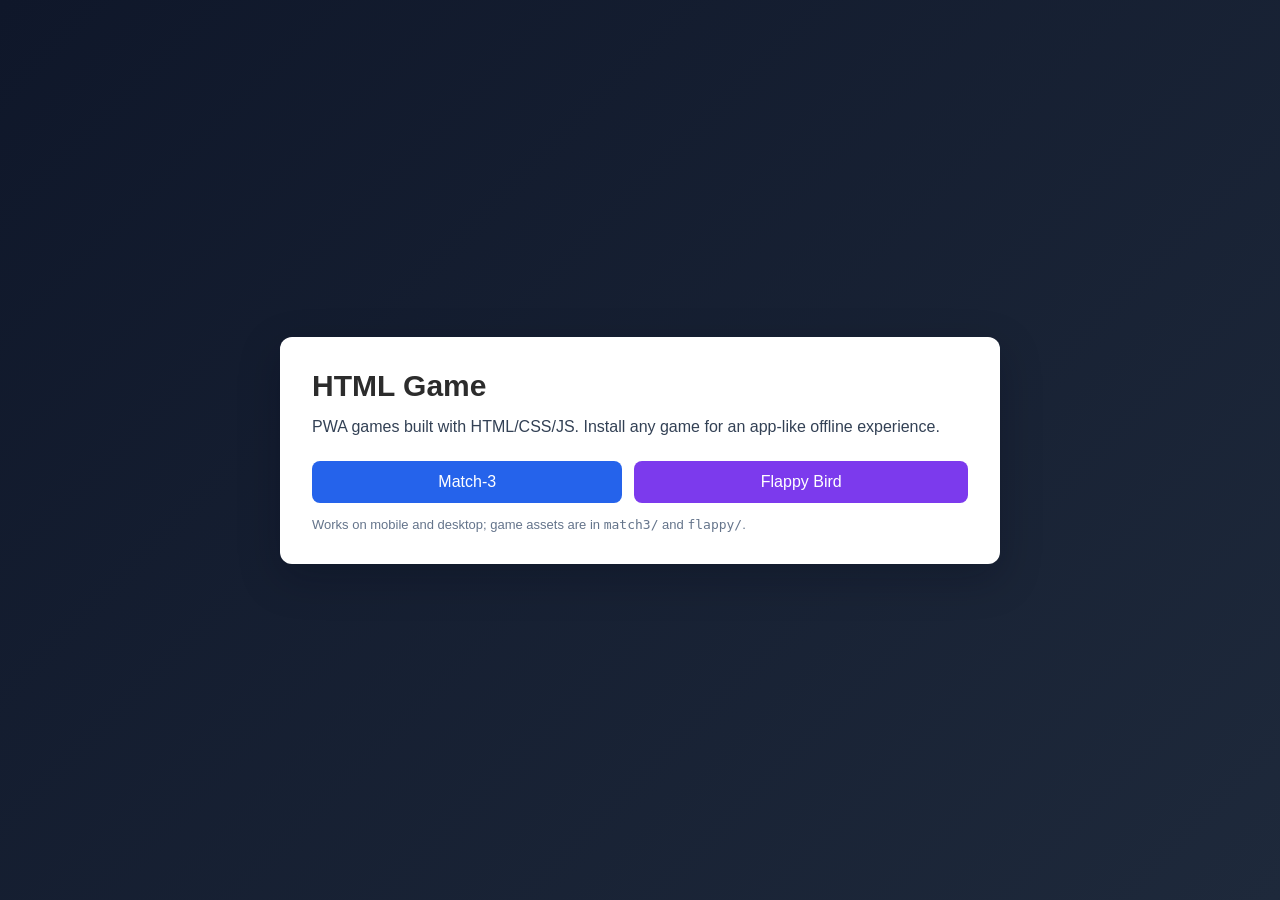
<file: index.html>
<!doctype html>
<html lang="en">
  <head>
    <meta charset="UTF-8" />
    <meta name="viewport" content="width=device-width, initial-scale=1.0" />
    <title>HTML Game</title>
    <style>
      :root {
        font-family: Arial, Helvetica, sans-serif;
        color: #2c2c2c;
        background: linear-gradient(135deg, #0f172a, #1e293b);
      }
      body {
        margin: 0;
        min-height: 100vh;
        display: grid;
        place-items: center;
      }
      .shell {
        width: min(720px, calc(100vw - 32px));
        background: #ffffff;
        border-radius: 12px;
        padding: 32px;
        box-sizing: border-box;
        box-shadow: 0 14px 40px rgba(2, 6, 23, 0.25);
      }
      h1 {
        margin: 0 0 12px;
        font-size: 30px;
      }
      p {
        margin: 0 0 22px;
        color: #334155;
        line-height: 1.5;
      }
      a {
        display: inline-block;
        text-decoration: none;
        background: #2563eb;
        color: #fff;
        padding: 12px 18px;
        border-radius: 8px;
      }
      a:hover {
        background: #1d4ed8;
      }
      .small {
        margin-top: 14px;
        font-size: 13px;
        color: #64748b;
      }
      .game-links {
        display: flex;
        gap: 12px;
        flex-wrap: wrap;
      }
      .game-links a {
        flex: 1 1 auto;
        text-align: center;
      }
      .game-links a.secondary {
        background: #7c3aed;
      }
      .game-links a.secondary:hover {
        background: #6d28d9;
      }
    </style>
  </head>
  <body>
    <main class="shell">
      <h1>HTML Game</h1>
      <p>PWA games built with HTML/CSS/JS. Install any game for an app-like offline experience.</p>
      <div class="game-links">
        <a href="./match3/">Match-3</a>
        <a href="./flappy/" class="secondary">Flappy Bird</a>
      </div>
      <div class="small">Works on mobile and desktop; game assets are in <code>match3/</code> and <code>flappy/</code>.</div>
    </main>
  </body>
</html>
</file>
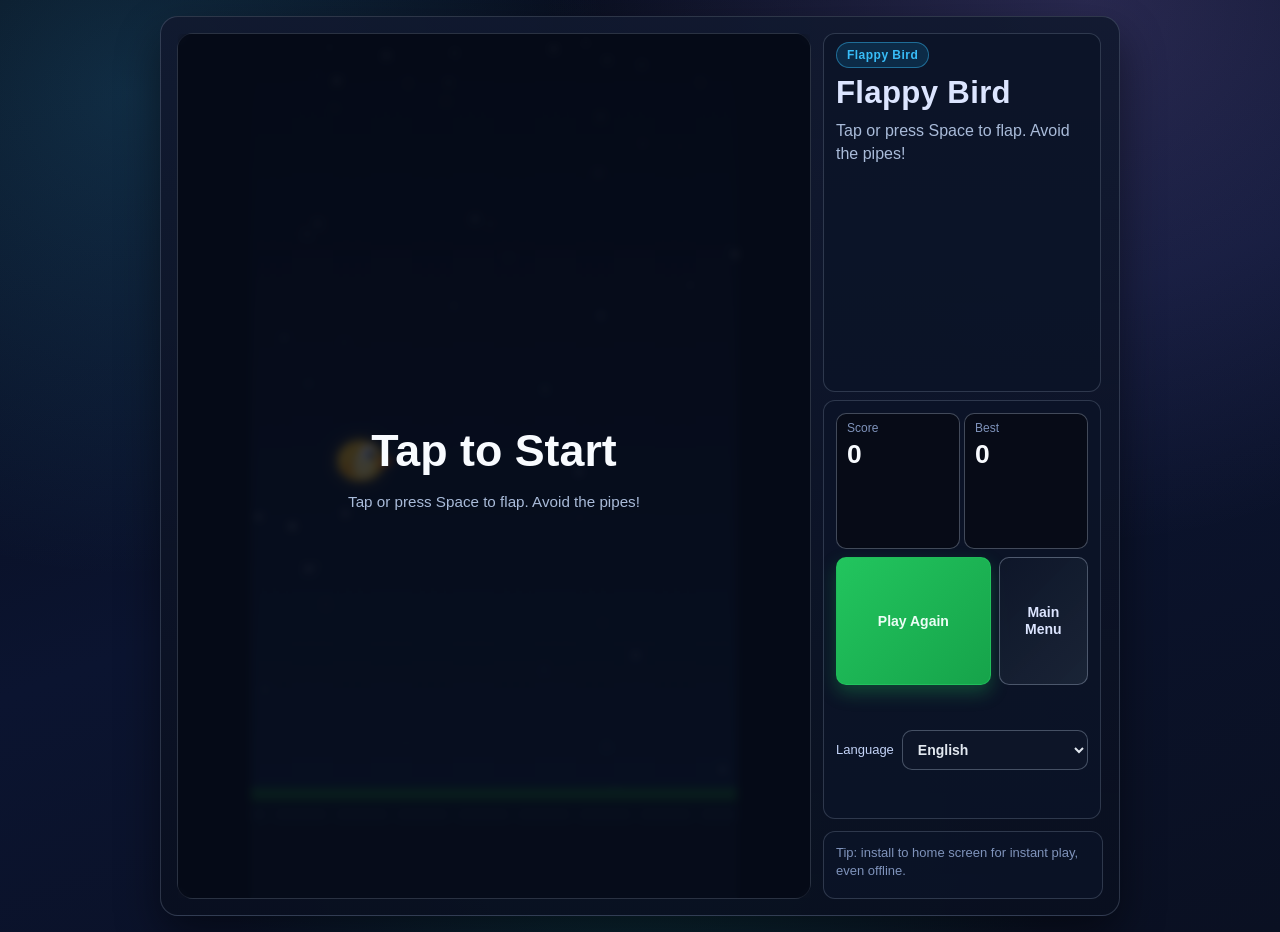
<file: flappy/index.html>
<!doctype html>
<html lang="en">
  <head>
    <meta charset="UTF-8" />
    <meta
      name="viewport"
      content="width=device-width, initial-scale=1, maximum-scale=1, minimum-scale=1, user-scalable=no, viewport-fit=cover"
    />
    <meta name="apple-mobile-web-app-capable" content="yes" />
    <meta name="mobile-web-app-capable" content="yes" />
    <meta name="theme-color" content="#0f172a" />
    <meta name="description" content="Offline-ready Flappy Bird game built with HTML/CSS/JS (PWA)." />
    <link rel="manifest" href="./manifest.webmanifest" />
    <link rel="apple-touch-icon" href="./icons/icon-192.svg" />
    <link rel="icon" type="image/svg+xml" href="./icons/icon-192.svg" />
    <title>Flappy Bird</title>
    <link rel="stylesheet" href="./styles.css" />
  </head>
  <body>
    <main class="app">

      <!-- HUD ZONE -->
      <div class="hud-zone">
        <div class="title-block">
          <p class="badge">Flappy Bird</p>
          <h1 data-i18n="title">Flappy Bird</h1>
          <div class="title-copy">
            <p class="subtitle" data-i18n="subtitle">Tap or press Space to flap. Avoid the pipes!</p>
          </div>
        </div>

        <section class="hud" aria-label="Game status">
          <div class="stat-grid">
            <div class="score-box">
              <span data-i18n="score-label">Score</span>
              <strong id="score-display">0</strong>
            </div>
            <div class="score-box">
              <span data-i18n="best-label">Best</span>
              <strong id="best-display">0</strong>
            </div>
          </div>

          <div class="control-row control-row--primary">
            <button id="restart-btn" class="btn btn-primary" data-i18n="play-again">Play Again</button>
            <button id="menu-btn" class="btn btn-secondary" data-i18n="main-menu">Main Menu</button>
          </div>

          <div class="lang-pair">
            <label for="locale" data-i18n="locale-label">Language</label>
            <select id="locale">
              <option value="en">English</option>
              <option value="zh">&#20013;&#25991;</option>
              <option value="ms">Bahasa Melayu</option>
            </select>
          </div>
        </section>
      </div>

      <!-- GAME CANVAS AREA -->
      <section class="game-wrap" id="game-wrap">
        <!-- Start overlay -->
        <div id="start-overlay" class="game-overlay" role="status">
          <p class="overlay-title" data-i18n="tap-to-start">Tap to Start</p>
          <p class="overlay-sub" data-i18n="subtitle">Tap or press Space to flap</p>
        </div>
        <!-- Dead overlay -->
        <div id="dead-overlay" class="game-overlay" hidden role="status" aria-live="assertive">
          <p class="overlay-title is-loss" data-i18n="game-over">Game Over</p>
          <div class="overlay-scores">
            <div>
              <span data-i18n="score-label">Score</span>
              <strong id="final-score">0</strong>
            </div>
            <div>
              <span data-i18n="best-label">Best</span>
              <strong id="final-best">0</strong>
            </div>
          </div>
        </div>
        <canvas id="game-canvas"></canvas>
      </section>

      <!-- STATUS -->
      <div class="status-area">
        <p class="hint" data-i18n="hint">Tip: install to home screen for instant play, even offline.</p>
      </div>

    </main>

    <script src="./js/config.js" defer></script>
    <script src="./js/i18n.js" defer></script>
    <script src="./app.js" defer></script>
    <script src="./sw-register.js" defer></script>
  </body>
</html>
</file>
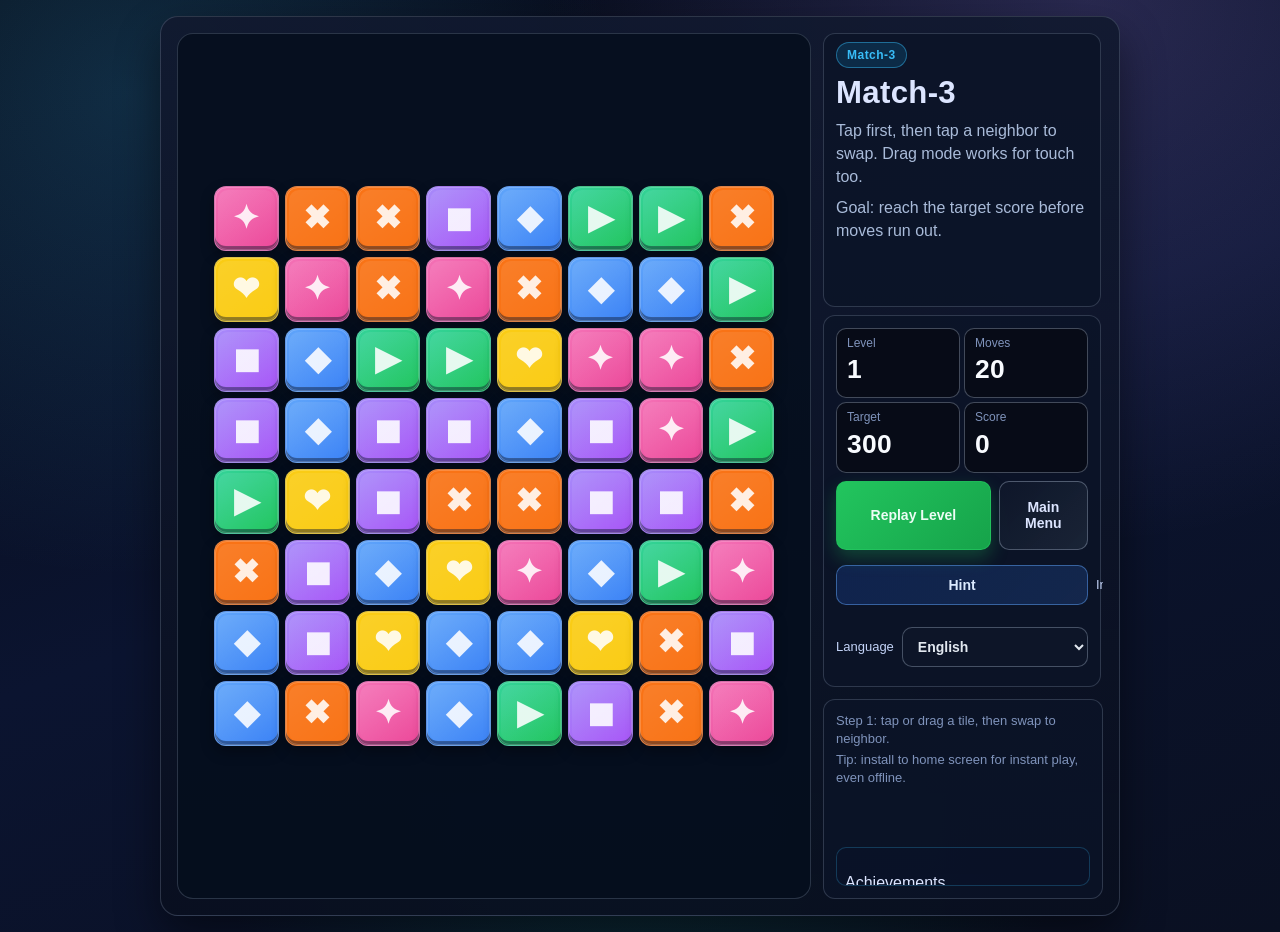
<file: match3/index.html>
<!doctype html>
<html lang="en">
  <head>
    <meta charset="UTF-8" />
    <meta
      name="viewport"
      content="width=device-width, initial-scale=1, maximum-scale=1, minimum-scale=1, user-scalable=no, viewport-fit=cover"
    />
    <meta name="apple-mobile-web-app-capable" content="yes" />
    <meta name="mobile-web-app-capable" content="yes" />
    <meta name="theme-color" content="#0f172a" />
    <meta name="description" content="Offline-ready Match-3 game built with HTML/CSS/JS (PWA)." />
    <link rel="manifest" href="./manifest.webmanifest" />
    <link rel="apple-touch-icon" href="./icons/icon-192.svg" />
    <link rel="icon" type="image/svg+xml" href="./icons/icon-192.svg" />
    <title>Match-3</title>
    <link rel="stylesheet" href="./styles.css" />
  </head>
  <body>
    <main class="app">

      <!-- HUD ZONE: title block + stats + controls -->
      <div class="hud-zone">
        <div class="title-block">
          <p class="badge">Match-3</p>
          <h1 data-i18n="title">Match-3</h1>
          <div class="title-copy">
            <p class="subtitle" data-i18n="subtitle">Tap first, then tap a neighbor to swap. Drag mode works for touch too.</p>
            <p class="subtitle" data-i18n="subtitle-goal">Goal: reach the target score before moves run out.</p>
          </div>
        </div>

        <section class="hud" aria-label="Game status">
          <div class="stat-grid" id="score-box" role="group">
            <div class="score-box">
              <span data-i18n="level-label">Level</span>
              <strong id="level">1</strong>
            </div>
            <div class="score-box">
              <span data-i18n="moves-left">Moves</span>
              <strong id="moves-left">0</strong>
            </div>
            <div class="score-box">
              <span data-i18n="target-score">Target</span>
              <strong id="target-score">0</strong>
            </div>
            <div class="score-box">
              <span data-i18n="goal-progress-label">Score</span>
              <strong id="goal-progress">0</strong>
            </div>
          </div>

          <div class="control-row control-row--primary">
            <button id="restart" class="btn btn-primary" data-i18n="restart">Replay Level</button>
            <button id="next-level" class="btn btn-success" data-i18n="next-level" hidden>Next Level</button>
            <button id="main-menu" class="btn btn-secondary" data-i18n="main-menu">Main Menu</button>
          </div>

          <div class="control-row control-row--secondary">
            <button id="hint" class="btn btn-ghost" data-i18n="hint-button">Hint</button>
            <div class="mode-pair">
              <label for="input-mode" data-i18n="interaction-label">Input mode</label>
              <select id="input-mode">
                <option value="drag" data-i18n="input-mode-drag">Drag</option>
                <option value="tap" data-i18n="input-mode-tap">Tap</option>
              </select>
            </div>
          </div>

          <div class="lang-pair">
            <label for="locale" class="lang-label" data-i18n="locale-label">Language</label>
            <select id="locale">
              <option value="en">English</option>
              <option value="zh">&#20013;&#25991;</option>
              <option value="ms">Bahasa Melayu</option>
            </select>
          </div>
        </section>
      </div>

      <!-- BOARD -->
      <section class="board-wrap">
        <div id="level-result-overlay" class="level-result-overlay" hidden role="status">
          <p id="result-title" class="result-title"></p>
        </div>
        <section class="board" id="board"
          aria-label="Game board"
          data-i18n-aria="board-label"></section>
      </section>

      <!-- STATUS -->
      <div class="status-area">
        <div class="status-ticker">
          <p class="hint status-hint" id="status-hint"></p>
          <p class="hint status-note" data-i18n="hint">Tip: install to home screen for instant play, even offline.</p>
        </div>
        <div class="status-messages">
          <p class="status-message" id="status" aria-live="polite"></p>
          <p class="goal-message" id="goal-message" aria-live="assertive"></p>
        </div>
        <div class="achievements-wrap">
          <p data-i18n="achievement-title">Achievements</p>
          <ul id="achievements" class="achievements-list"></ul>
        </div>
      </div>

    </main>

    <script src="./js/config.js" defer></script>
    <script src="./js/i18n.js" defer></script>
    <script src="./js/modules/game-store.js" defer></script>
    <script src="./js/modules/game-logic.js" defer></script>
    <script src="./js/modules/game-ui.js" defer></script>
    <script src="./js/modules/game-animations.js" defer></script>
    <script src="./js/modules/game-flow.js" defer></script>
    <script src="./js/modules/game-input.js" defer></script>
    <script src="./app.js" defer></script>
    <script src="./sw-register.js" defer></script>
  </body>
</html>
</file>
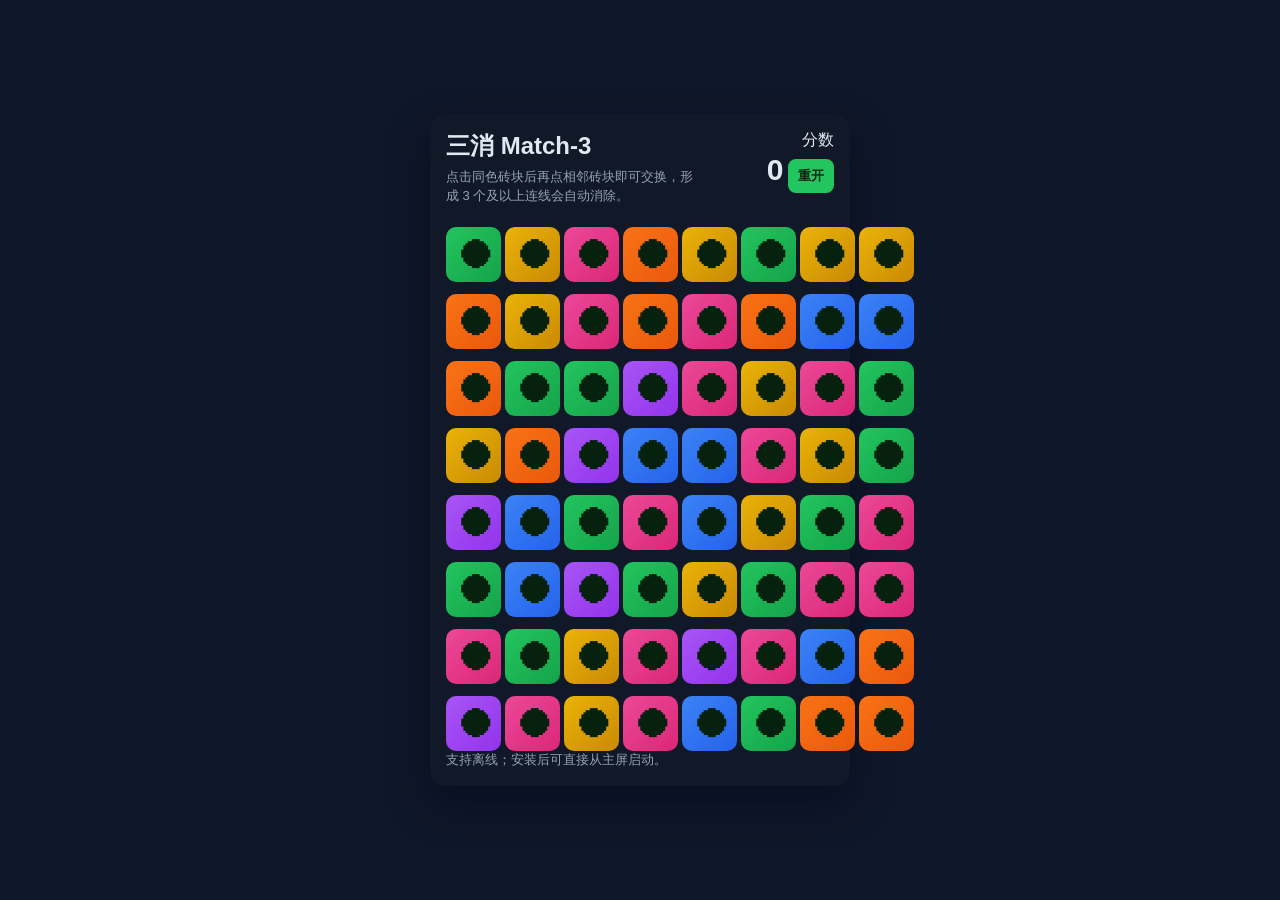
<file: 三消/index.html>
<!doctype html>
<html lang="zh-CN">
  <head>
    <meta charset="UTF-8" />
    <meta name="viewport" content="width=device-width, initial-scale=1.0" />
    <meta name="theme-color" content="#0f172a" />
    <meta name="description" content="离线可玩三消游戏（PWA）" />
    <link rel="manifest" href="./manifest.webmanifest" />
    <link rel="apple-touch-icon" href="./icons/icon-192.svg" />
    <link rel="icon" type="image/svg+xml" href="./icons/icon-192.svg" />
    <title>三消 Match-3</title>
    <link rel="stylesheet" href="./styles.css" />
  </head>
  <body>
    <main class="app">
      <header>
        <div>
          <h1>三消 Match-3</h1>
          <p>点击同色砖块后再点相邻砖块即可交换，形成 3 个及以上连线会自动消除。</p>
        </div>
        <div class="score-box">
          <div>分数</div>
          <strong id="score">0</strong>
          <button id="restart">重开</button>
        </div>
      </header>

      <section class="board" id="board" aria-label="游戏棋盘"></section>

      <p class="hint">支持离线；安装后可直接从主屏启动。</p>
      <p class="offline-status" id="status"></p>
    </main>

    <script src="./app.js" defer></script>
    <script src="./sw-register.js" defer></script>
  </body>
</html>
</file>
<file: flappy/styles.css>
@import "./styles/design-tokens.css";
@import "./styles/base.css";
@import "./styles/ui.css";
@import "./styles/game.css";
</file>
<file: match3/styles.css>
@import url("./styles/design-tokens.css");
@import url("./styles/base.css");
@import url("./styles/board.css");
@import url("./styles/ui.css");
</file>
<file: 三消/styles.css>
:root {
  font-family: Arial, Helvetica, sans-serif;
  background: #0f172a;
  color: #e2e8f0;
}

* {
  box-sizing: border-box;
}

body {
  margin: 0;
  min-height: 100vh;
  display: grid;
  place-items: center;
  padding: 16px;
}

.app {
  width: min(420px, 100%);
  background: #111827;
  border-radius: 16px;
  padding: 16px;
  box-shadow: 0 18px 40px rgba(2, 6, 23, 0.5);
}

header {
  display: flex;
  justify-content: space-between;
  align-items: flex-start;
  gap: 14px;
  margin-bottom: 14px;
}

h1 {
  margin: 0 0 6px;
  font-size: 24px;
}

p {
  margin: 0;
  line-height: 1.45;
  font-size: 13px;
  color: #94a3b8;
}

.score-box {
  text-align: right;
  min-width: 120px;
}

#score {
  font-size: 30px;
}

button {
  margin-top: 8px;
  border: 0;
  border-radius: 8px;
  padding: 8px 10px;
  background: #22c55e;
  color: #06220f;
  font-weight: 700;
  cursor: pointer;
}

button:active {
  transform: translateY(1px);
}

.board {
  margin-top: 14px;
  display: grid;
  grid-template-columns: repeat(8, 1fr);
  grid-template-rows: repeat(8, 1fr);
  gap: 4px;
  width: 100%;
  aspect-ratio: 1 / 1;
}

.tile {
  border-radius: 10px;
  width: 100%;
  aspect-ratio: 1 / 1;
  display: grid;
  place-items: center;
  font-size: 34px;
  user-select: none;
  cursor: pointer;
  transition: transform 120ms ease, opacity 120ms ease;
  background: #334155;
}

.tile.selected {
  outline: 3px solid #f59e0b;
  transform: scale(0.97);
}

.tile.removing {
  opacity: 0;
  transform: scale(0.6);
}

.type-0 { background: linear-gradient(135deg, #f97316, #ea580c); }
.type-1 { background: linear-gradient(135deg, #22c55e, #16a34a); }
.type-2 { background: linear-gradient(135deg, #3b82f6, #2563eb); }
.type-3 { background: linear-gradient(135deg, #ec4899, #db2777); }
.type-4 { background: linear-gradient(135deg, #a855f7, #9333ea); }
.type-5 { background: linear-gradient(135deg, #eab308, #ca8a04); }
</file>
